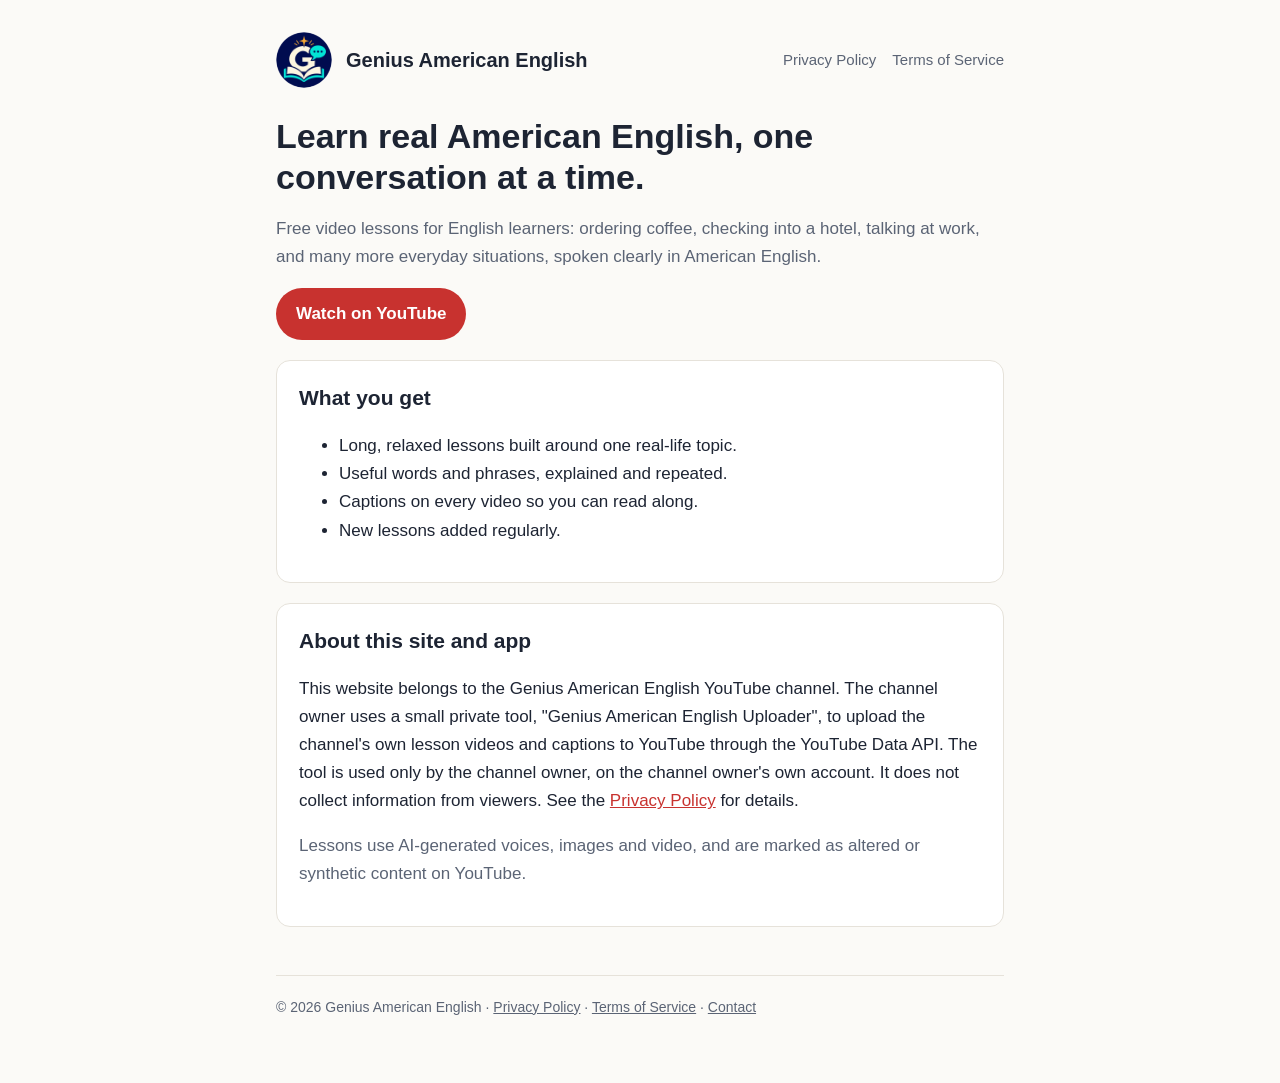
<file: index.html>
<!doctype html>
<html lang="en">
<head>
<meta charset="utf-8">
<meta name="viewport" content="width=device-width, initial-scale=1">
<title>Genius American English</title>
<meta name="description" content="Free American English lessons on YouTube: everyday conversations, clear pronunciation and useful phrases.">
<link rel="icon" href="icon.png">
<link rel="stylesheet" href="style.css">
</head>
<body>
<div class="wrap">
  <header>
    <img src="icon.png" alt="Genius American English logo">
    <a href="index.html">Genius American English</a>
    <nav><a href="privacy.html">Privacy Policy</a><a href="terms.html">Terms of Service</a></nav>
  </header>

  <h1>Learn real American English, one conversation at a time.</h1>
  <p class="muted">Free video lessons for English learners: ordering coffee, checking into a hotel, talking at work,
  and many more everyday situations, spoken clearly in American English.</p>

  <p><a class="btn" href="https://www.youtube.com/@GeniusAmericanEnglish">Watch on YouTube</a></p>

  <div class="card">
    <h2 style="margin-top:0">What you get</h2>
    <ul>
      <li>Long, relaxed lessons built around one real-life topic.</li>
      <li>Useful words and phrases, explained and repeated.</li>
      <li>Captions on every video so you can read along.</li>
      <li>New lessons added regularly.</li>
    </ul>
  </div>

  <div class="card">
    <h2 style="margin-top:0">About this site and app</h2>
    <p>This website belongs to the Genius American English YouTube channel. The channel owner uses a small private
    tool, "Genius American English Uploader", to upload the channel's own lesson videos and captions to YouTube
    through the YouTube Data API. The tool is used only by the channel owner, on the channel owner's own account.
    It does not collect information from viewers. See the <a href="privacy.html">Privacy Policy</a> for details.</p>
    <p class="muted">Lessons use AI-generated voices, images and video, and are marked as altered or synthetic
    content on YouTube.</p>
  </div>

  <footer>
    © 2026 Genius American English ·
    <a href="privacy.html">Privacy Policy</a> · <a href="terms.html">Terms of Service</a> ·
    <a href="https://www.youtube.com/@GeniusAmericanEnglish/about">Contact</a>
  </footer>
</div>
</body>
</html>
</file>
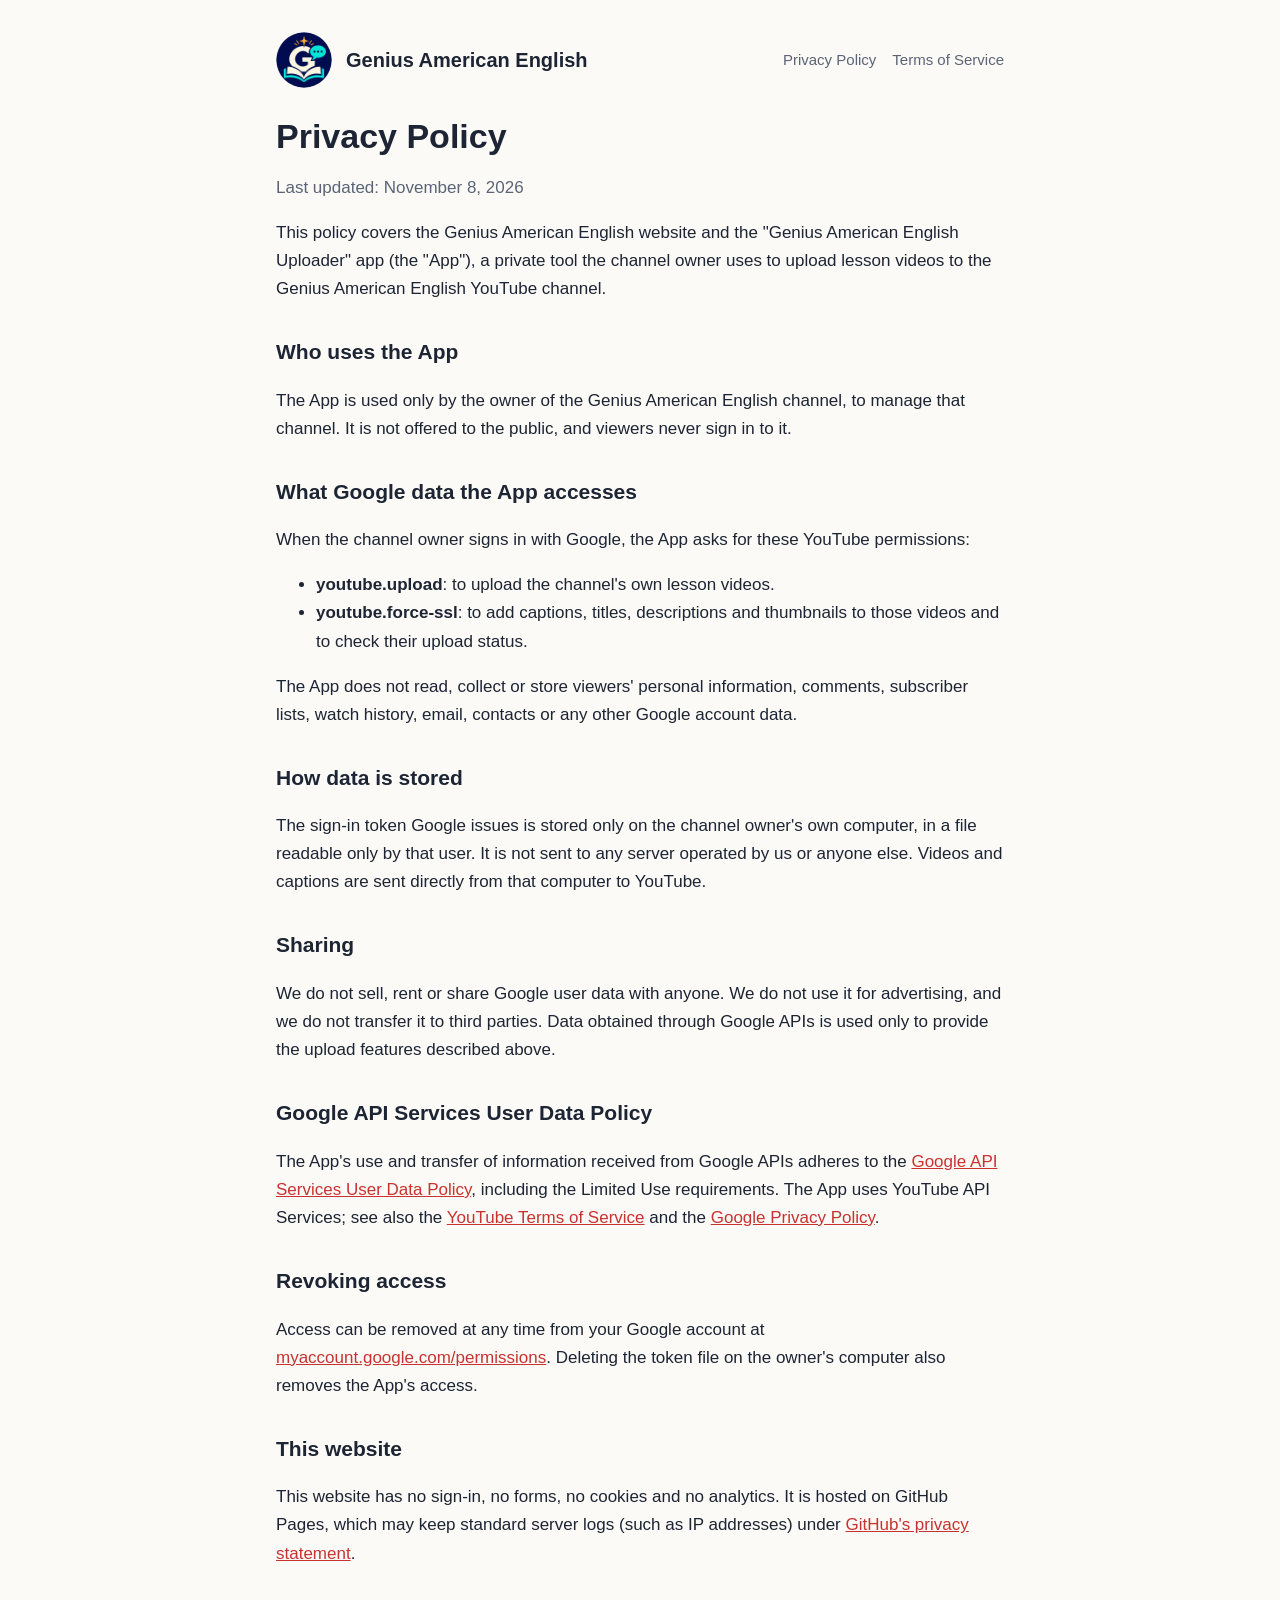
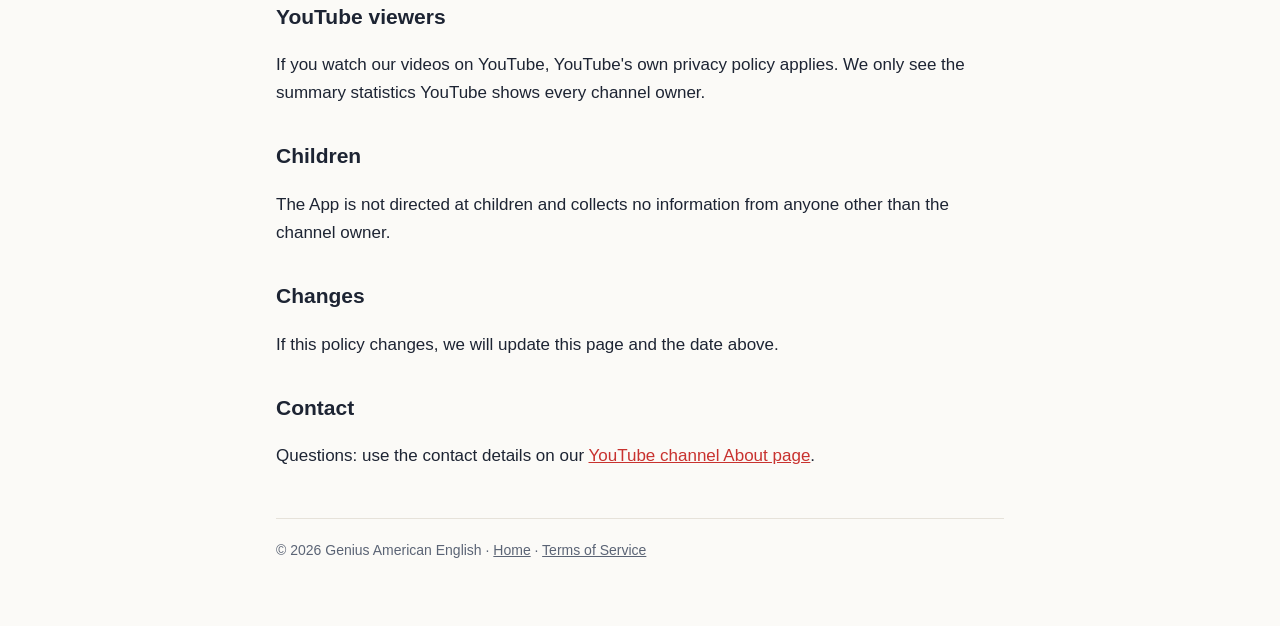
<file: privacy.html>
<!doctype html>
<html lang="en">
<head>
<meta charset="utf-8">
<meta name="viewport" content="width=device-width, initial-scale=1">
<title>Privacy Policy</title>
<meta name="description" content="Privacy Policy for Genius American English and its YouTube uploader app.">
<link rel="icon" href="icon.png">
<link rel="stylesheet" href="style.css">
</head>
<body>
<div class="wrap">
  <header>
    <img src="icon.png" alt="Genius American English logo">
    <a href="index.html">Genius American English</a>
    <nav><a href="privacy.html">Privacy Policy</a><a href="terms.html">Terms of Service</a></nav>
  </header>

  <h1>Privacy Policy</h1>
  <p class="muted">Last updated: November 8, 2026</p>

  <p>This policy covers the Genius American English website and the "Genius American English Uploader" app (the
  "App"), a private tool the channel owner uses to upload lesson videos to the Genius American English YouTube
  channel.</p>

  <h2>Who uses the App</h2>
  <p>The App is used only by the owner of the Genius American English channel, to manage that channel. It is not
  offered to the public, and viewers never sign in to it.</p>

  <h2>What Google data the App accesses</h2>
  <p>When the channel owner signs in with Google, the App asks for these YouTube permissions:</p>
  <ul>
    <li><strong>youtube.upload</strong>: to upload the channel's own lesson videos.</li>
    <li><strong>youtube.force-ssl</strong>: to add captions, titles, descriptions and thumbnails to those videos and
    to check their upload status.</li>
  </ul>
  <p>The App does not read, collect or store viewers' personal information, comments, subscriber lists, watch
  history, email, contacts or any other Google account data.</p>

  <h2>How data is stored</h2>
  <p>The sign-in token Google issues is stored only on the channel owner's own computer, in a file readable only by
  that user. It is not sent to any server operated by us or anyone else. Videos and captions are sent directly
  from that computer to YouTube.</p>

  <h2>Sharing</h2>
  <p>We do not sell, rent or share Google user data with anyone. We do not use it for advertising, and we do not
  transfer it to third parties. Data obtained through Google APIs is used only to provide the upload features
  described above.</p>

  <h2>Google API Services User Data Policy</h2>
  <p>The App's use and transfer of information received from Google APIs adheres to the
  <a href="https://developers.google.com/terms/api-services-user-data-policy">Google API Services User Data
  Policy</a>, including the Limited Use requirements. The App uses YouTube API Services; see also the
  <a href="https://www.youtube.com/t/terms">YouTube Terms of Service</a> and the
  <a href="https://policies.google.com/privacy">Google Privacy Policy</a>.</p>

  <h2>Revoking access</h2>
  <p>Access can be removed at any time from your Google account at
  <a href="https://myaccount.google.com/permissions">myaccount.google.com/permissions</a>. Deleting the token file
  on the owner's computer also removes the App's access.</p>

  <h2>This website</h2>
  <p>This website has no sign-in, no forms, no cookies and no analytics. It is hosted on GitHub Pages, which may
  keep standard server logs (such as IP addresses) under
  <a href="https://docs.github.com/en/site-policy/privacy-policies/github-general-privacy-statement">GitHub's
  privacy statement</a>.</p>

  <h2>YouTube viewers</h2>
  <p>If you watch our videos on YouTube, YouTube's own privacy policy applies. We only see the summary statistics
  YouTube shows every channel owner.</p>

  <h2>Children</h2>
  <p>The App is not directed at children and collects no information from anyone other than the channel owner.</p>

  <h2>Changes</h2>
  <p>If this policy changes, we will update this page and the date above.</p>

  <h2>Contact</h2>
  <p>Questions: use the contact details on our <a href="https://www.youtube.com/@GeniusAmericanEnglish/about">YouTube channel About page</a>.</p>

  <footer>
    © 2026 Genius American English · <a href="index.html">Home</a> · <a href="terms.html">Terms of Service</a>
  </footer>
</div>
</body>
</html>
</file>
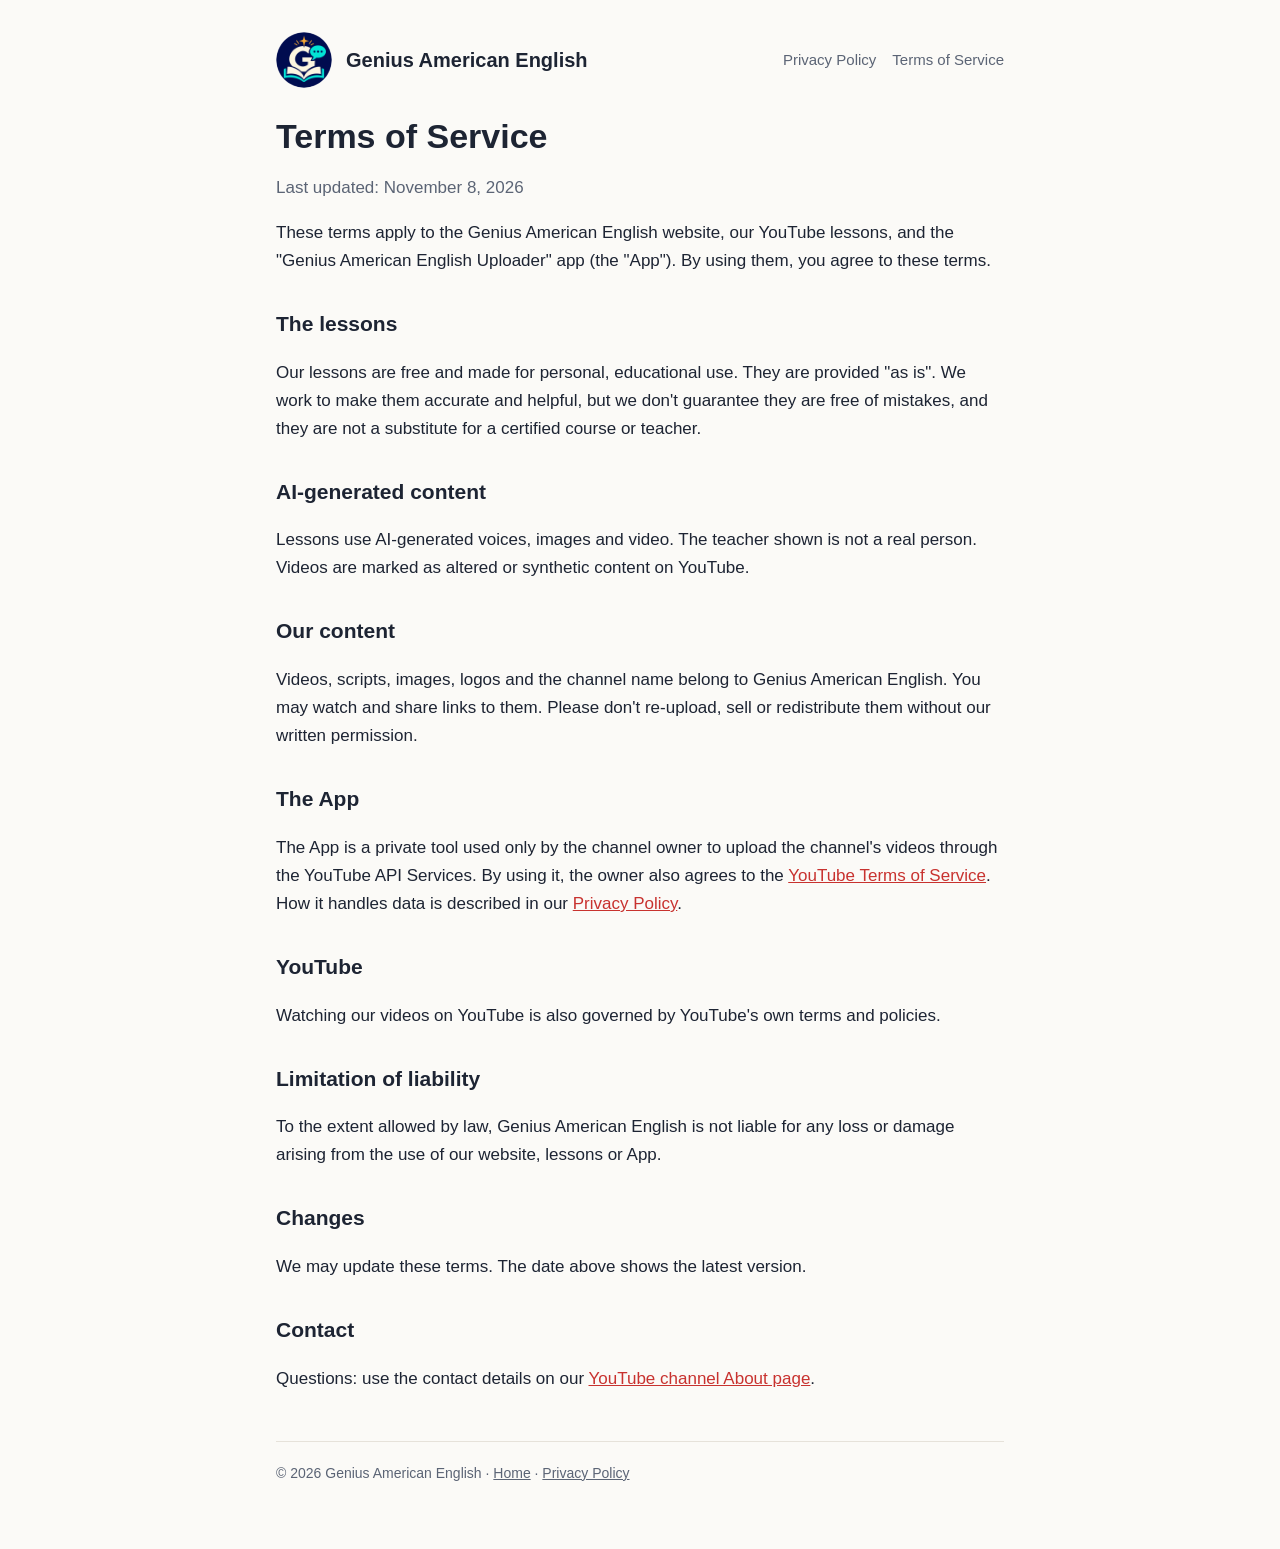
<file: terms.html>
<!doctype html>
<html lang="en">
<head>
<meta charset="utf-8">
<meta name="viewport" content="width=device-width, initial-scale=1">
<title>Terms of Service</title>
<meta name="description" content="Terms of Service for Genius American English and its YouTube uploader app.">
<link rel="icon" href="icon.png">
<link rel="stylesheet" href="style.css">
</head>
<body>
<div class="wrap">
  <header>
    <img src="icon.png" alt="Genius American English logo">
    <a href="index.html">Genius American English</a>
    <nav><a href="privacy.html">Privacy Policy</a><a href="terms.html">Terms of Service</a></nav>
  </header>

  <h1>Terms of Service</h1>
  <p class="muted">Last updated: November 8, 2026</p>

  <p>These terms apply to the Genius American English website, our YouTube lessons, and the "Genius American
  English Uploader" app (the "App"). By using them, you agree to these terms.</p>

  <h2>The lessons</h2>
  <p>Our lessons are free and made for personal, educational use. They are provided "as is". We work to make them
  accurate and helpful, but we don't guarantee they are free of mistakes, and they are not a substitute for a
  certified course or teacher.</p>

  <h2>AI-generated content</h2>
  <p>Lessons use AI-generated voices, images and video. The teacher shown is not a real person. Videos are marked
  as altered or synthetic content on YouTube.</p>

  <h2>Our content</h2>
  <p>Videos, scripts, images, logos and the channel name belong to Genius American English. You may watch and share
  links to them. Please don't re-upload, sell or redistribute them without our written permission.</p>

  <h2>The App</h2>
  <p>The App is a private tool used only by the channel owner to upload the channel's videos through the YouTube
  API Services. By using it, the owner also agrees to the
  <a href="https://www.youtube.com/t/terms">YouTube Terms of Service</a>. How it handles data is described in our
  <a href="privacy.html">Privacy Policy</a>.</p>

  <h2>YouTube</h2>
  <p>Watching our videos on YouTube is also governed by YouTube's own terms and policies.</p>

  <h2>Limitation of liability</h2>
  <p>To the extent allowed by law, Genius American English is not liable for any loss or damage arising from the
  use of our website, lessons or App.</p>

  <h2>Changes</h2>
  <p>We may update these terms. The date above shows the latest version.</p>

  <h2>Contact</h2>
  <p>Questions: use the contact details on our <a href="https://www.youtube.com/@GeniusAmericanEnglish/about">YouTube channel About page</a>.</p>

  <footer>
    © 2026 Genius American English · <a href="index.html">Home</a> · <a href="privacy.html">Privacy Policy</a>
  </footer>
</div>
</body>
</html>
</file>
<file: style.css>
:root {
  --bg: #fbfaf7; --fg: #1d2433; --muted: #5b6475; --accent: #c8322f; --card: #ffffff; --line: #e6e2da;
}
@media (prefers-color-scheme: dark) {
  :root { --bg: #12151c; --fg: #e9ecf2; --muted: #a3abba; --accent: #ff6b5e; --card: #1b2029; --line: #2b3240; }
}
* { box-sizing: border-box; }
body { margin: 0; background: var(--bg); color: var(--fg);
  font: 17px/1.65 -apple-system, BlinkMacSystemFont, "Segoe UI", Roboto, Helvetica, Arial, sans-serif; }
.wrap { max-width: 760px; margin: 0 auto; padding: 32px 16px 64px; }
header { display: flex; align-items: center; gap: 14px; margin-bottom: 28px; }
header img { width: 56px; height: 56px; border-radius: 50%; }
header a { color: var(--fg); text-decoration: none; font-weight: 700; font-size: 20px; }
nav { margin-left: auto; display: flex; gap: 16px; font-size: 15px; flex-wrap: wrap; }
nav a { color: var(--muted); font-weight: 500; font-size: 15px; }
h1 { font-size: 34px; line-height: 1.2; margin: 0 0 8px; }
h2 { font-size: 21px; margin: 32px 0 8px; }
p, li { color: var(--fg); }
.muted { color: var(--muted); }
a { color: var(--accent); }
.card { background: var(--card); border: 1px solid var(--line); border-radius: 14px; padding: 20px 22px; margin: 20px 0; }
.btn { display: inline-block; background: var(--accent); color: #fff; padding: 12px 20px; border-radius: 999px;
  text-decoration: none; font-weight: 600; }
footer { margin-top: 48px; padding-top: 20px; border-top: 1px solid var(--line); font-size: 14px; color: var(--muted); }
footer a { color: var(--muted); }
@media (max-width: 560px) { header { flex-wrap: wrap; } nav { margin-left: 0; width: 100%; } h1 { font-size: 28px; } }
</file>
